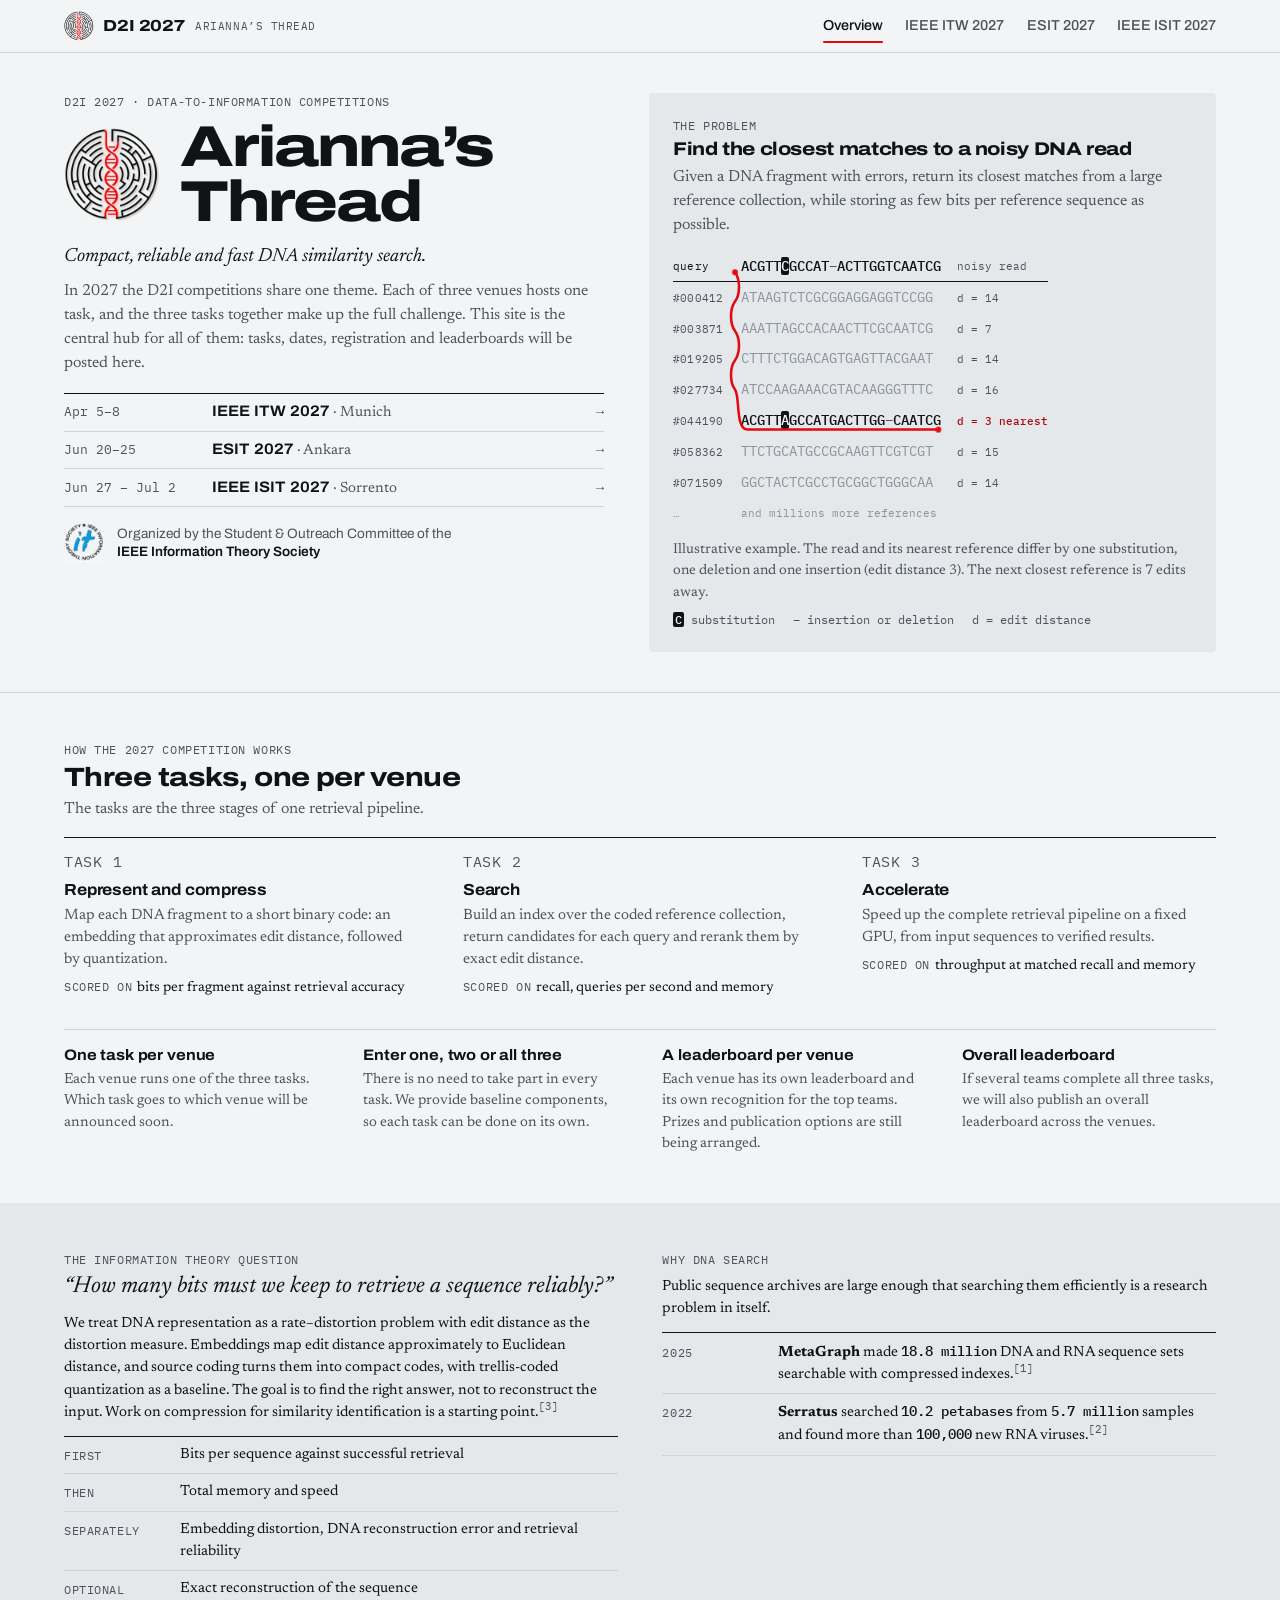
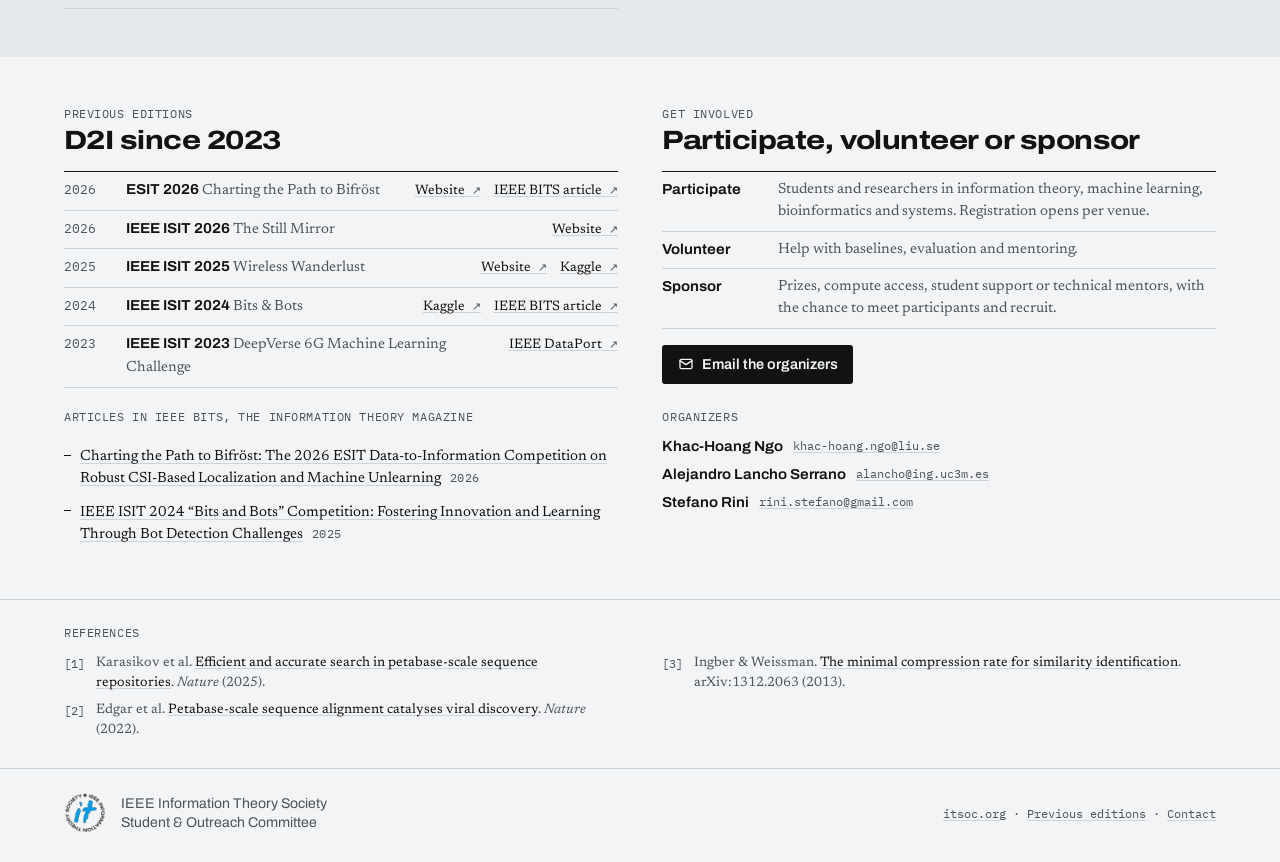
<file: index.html>
<!DOCTYPE html>
<html lang="en">
<head>
<meta charset="utf-8">
<meta name="viewport" content="width=device-width, initial-scale=1">
<title>Arianna’s Thread · D2I 2027</title>
<meta name="description" content="Arianna’s Thread, the 2027 Data-to-Information competitions of the IEEE Information Theory Society: compact, reliable and fast DNA similarity search. One task each at IEEE ITW 2027, ESIT 2027 and IEEE ISIT 2027.">
<link rel="canonical" href="https://data-to-information.github.io/d2i2027/">

<meta property="og:type" content="website">
<meta property="og:title" content="Arianna’s Thread · D2I 2027">
<meta property="og:description" content="Compact, reliable and fast DNA similarity search. One task each at IEEE ITW 2027, ESIT 2027 and IEEE ISIT 2027.">
<meta property="og:url" content="https://data-to-information.github.io/d2i2027/">
<meta property="og:image" content="https://data-to-information.github.io/d2i2027/assets/img/og.png">
<meta name="twitter:card" content="summary_large_image">

<link rel="icon" href="assets/icons/favicon-32.png" sizes="32x32" type="image/png">
<link rel="icon" href="assets/icons/favicon-16.png" sizes="16x16" type="image/png">
<link rel="apple-touch-icon" href="assets/icons/apple-touch-icon.png">
<meta name="theme-color" content="#F2F4F5">

<link rel="preload" href="assets/fonts/archivo-variable.woff2" as="font" type="font/woff2" crossorigin>
<link rel="preload" href="assets/fonts/ibm-plex-mono-400.woff2" as="font" type="font/woff2" crossorigin>
<link rel="stylesheet" href="assets/css/site.css">
</head>
<body>

<a class="skip-link" href="#main">Skip to content</a>

<svg width="0" height="0" style="position:absolute" aria-hidden="true" focusable="false">
  <defs>
    <symbol id="i-mail" viewBox="0 0 24 24" fill="none" stroke="currentColor" stroke-width="2" stroke-linecap="round" stroke-linejoin="round">
      <path d="M3 7a2 2 0 0 1 2 -2h14a2 2 0 0 1 2 2v10a2 2 0 0 1 -2 2h-14a2 2 0 0 1 -2 -2v-10"/><path d="M3 7l9 6l9 -6"/>
    </symbol>
  </defs>
</svg>

<header class="masthead">
  <div class="shell masthead__inner">
    <a class="wordmark" href="./">
      <img src="assets/img/logo-480.webp" alt="" width="30" height="30">
      D2I 2027 <small>Arianna’s Thread</small>
    </a>
    <nav class="nav" aria-label="Main">
      <a href="./" aria-current="page">Overview</a>
      <a href="itw/">IEEE ITW<span class="yr"> 2027</span></a>
      <a href="esit/">ESIT<span class="yr"> 2027</span></a>
      <a href="isit/">IEEE ISIT<span class="yr"> 2027</span></a>
    </nav>
  </div>
</header>

<main id="main">

  <!-- ===== Hero: what it is + the task in one picture =============== -->
  <section class="hero">
    <div class="shell hero__inner">
      <div>
        <p class="label">D2I 2027 · Data-to-Information competitions</p>
        <div class="title-row">
          <picture>
            <source srcset="assets/img/logo-480.webp" type="image/webp">
            <img src="assets/img/logo.png" width="800" height="800"
                 alt="Arianna’s Thread logo: a red DNA double helix running through a circular labyrinth">
          </picture>
          <h1 class="hero__title"><span>Arianna’s</span><span>Thread</span></h1>
        </div>
        <p class="hero__lede">Compact, reliable and fast DNA similarity search.</p>
        <p class="hero__text">In 2027 the D2I competitions share one theme. Each of three venues hosts one task, and the three tasks together make up the full challenge. This site is the central hub for all of them: tasks, dates, registration and leaderboards will be posted here.</p>

        <ul class="stops" aria-label="2027 venues, in date order">
          <li><a href="itw/">
            <span class="when">Apr 5–8</span>
            <span><span class="what">IEEE ITW 2027</span> <span class="where">· Munich</span></span>
            <span class="go" aria-hidden="true">→</span>
          </a></li>
          <li><a href="esit/">
            <span class="when">Jun 20–25</span>
            <span><span class="what">ESIT 2027</span> <span class="where">· Ankara</span></span>
            <span class="go" aria-hidden="true">→</span>
          </a></li>
          <li><a href="isit/">
            <span class="when">Jun 27 – Jul 2</span>
            <span><span class="what">IEEE ISIT 2027</span> <span class="where">· Sorrento</span></span>
            <span class="go" aria-hidden="true">→</span>
          </a></li>
        </ul>

        <a class="presenter" href="https://www.itsoc.org/">
          <img src="assets/img/partners/itsoc_logo.png" alt="" width="400" height="376">
          <span>Organized by the Student &amp; Outreach Committee of the<br><strong>IEEE Information Theory Society</strong></span>
        </a>
      </div>

      <div class="task-box" id="task">
        <div class="head">
          <p class="label">The problem</p>
          <h2>Find the closest matches to a noisy DNA read</h2>
          <p>Given a DNA fragment with errors, return its closest matches from a large reference collection, while storing as few bits per reference sequence as possible.</p>
        </div>

        <figure class="probe" aria-labelledby="probe-cap">
          <div class="probe__plot">
            <div class="probe__row probe__row--query">
              <span class="lab">query</span><span class="seq">ACGTT<span class="sub">C</span>GCCAT<span class="gap">–</span>ACTTGGTCAATCG</span><span class="d">noisy read</span>
            </div>
            <div class="probe__row probe__row--ref">
              <span class="lab">#000412</span><span class="seq">ATAAGTCTCGCGGAGGAGGTCCGG</span><span class="d">d = 14</span>
            </div>
            <div class="probe__row probe__row--ref">
              <span class="lab">#003871</span><span class="seq">AAATTAGCCACAACTTCGCAATCG</span><span class="d">d = 7</span>
            </div>
            <div class="probe__row probe__row--ref">
              <span class="lab">#019205</span><span class="seq">CTTTCTGGACAGTGAGTTACGAAT</span><span class="d">d = 14</span>
            </div>
            <div class="probe__row probe__row--ref">
              <span class="lab">#027734</span><span class="seq">ATCCAAGAAACGTACAAGGGTTTC</span><span class="d">d = 16</span>
            </div>
            <div class="probe__row probe__row--ref probe__row--match">
              <span class="lab">#044190</span><span class="seq">ACGTT<span class="sub">A</span>GCCATGACTTGG<span class="gap">–</span>CAATCG</span><span class="d">d = 3 nearest</span>
            </div>
            <div class="probe__row probe__row--ref">
              <span class="lab">#058362</span><span class="seq">TTCTGCATGCCGCAAGTTCGTCGT</span><span class="d">d = 15</span>
            </div>
            <div class="probe__row probe__row--ref">
              <span class="lab">#071509</span><span class="seq">GGCTACTCGCCTGCGGCTGGGCAA</span><span class="d">d = 14</span>
            </div>
            <div class="probe__row probe__row--more">
              <span class="lab">…</span><span class="seq">and millions more references</span>
            </div>

            <!-- The thread. Units: 10 per em (1ch = 6). Rows are 22 units tall.
                 Starts beside the query, weaves down the gutter, and underlines the match. -->
            <svg class="probe__thread" viewBox="0 0 201 198" aria-hidden="true" focusable="false">
              <path pathLength="1" d="M46.5 11 C50.5 16.5 50.5 27.5 46.5 33 S42.5 49.5 46.5 55 S50.5 71.5 46.5 77 S42.5 93.5 46.5 99 C50.5 104.5 46.5 129 56 129 L199 129"/>
              <circle class="start" cx="46.5" cy="11" r="2.2"/>
              <circle class="end" cx="199" cy="129" r="2.2"/>
            </svg>
          </div>

          <figcaption id="probe-cap">
            Illustrative example. The read and its nearest reference differ by one substitution, one deletion and one insertion (edit distance 3). The next closest reference is 7 edits away.
            <span class="key" aria-hidden="true">
              <span><span class="sub">C</span> substitution</span>
              <span><span class="gap">–</span> insertion or deletion</span>
              <span>d = edit distance</span>
            </span>
          </figcaption>
        </figure>
      </div>
    </div>
  </section>

  <!-- ===== How it works ============================================= -->
  <section class="section section--rule" id="how-it-works">
    <div class="shell">
      <div class="head">
        <p class="label">How the 2027 competition works</p>
        <h2>Three tasks, one per venue</h2>
        <p>The tasks are the three stages of one retrieval pipeline.</p>
      </div>

      <ol class="tasks cols-3">
        <li class="task">
          <p class="label">Task 1</p>
          <h3>Represent and compress</h3>
          <p>Map each DNA fragment to a short binary code: an embedding that approximates edit distance, followed by quantization.</p>
          <p class="measure"><b>Scored on</b>bits per fragment against retrieval accuracy</p>
        </li>
        <li class="task">
          <p class="label">Task 2</p>
          <h3>Search</h3>
          <p>Build an index over the coded reference collection, return candidates for each query and rerank them by exact edit distance.</p>
          <p class="measure"><b>Scored on</b>recall, queries per second and memory</p>
        </li>
        <li class="task">
          <p class="label">Task 3</p>
          <h3>Accelerate</h3>
          <p>Speed up the complete retrieval pipeline on a fixed GPU, from input sequences to verified results.</p>
          <p class="measure"><b>Scored on</b>throughput at matched recall and memory</p>
        </li>
      </ol>

      <ul class="rules cols-4">
        <li class="rule">
          <h3>One task per venue</h3>
          <p>Each venue runs one of the three tasks. Which task goes to which venue will be announced soon.</p>
        </li>
        <li class="rule">
          <h3>Enter one, two or all three</h3>
          <p>There is no need to take part in every task. We provide baseline components, so each task can be done on its own.</p>
        </li>
        <li class="rule">
          <h3>A leaderboard per venue</h3>
          <p>Each venue has its own leaderboard and its own recognition for the top teams. Prizes and publication options are still being arranged.</p>
        </li>
        <li class="rule">
          <h3>Overall leaderboard</h3>
          <p>If several teams complete all three tasks, we will also publish an overall leaderboard across the venues.</p>
        </li>
      </ul>

    </div>
  </section>

  <!-- ===== Theory + motivation ====================================== -->
  <section class="section section--wash">
    <div class="shell cols-2">
      <div id="information-theory">
        <p class="label">The information theory question</p>
        <p class="question">How many bits must we keep to retrieve a sequence reliably?</p>
        <p class="small">We treat DNA representation as a rate–distortion problem with edit distance as the distortion measure. Embeddings map edit distance approximately to Euclidean distance, and source coding turns them into compact codes, with trellis-coded quantization as a baseline. The goal is to find the right answer, not to reconstruct the input. Work on compression for similarity identification is a starting point.<a class="cite" href="#ref-3">[3]</a></p>
        <ul class="list" aria-label="What the benchmark compares">
          <li><span class="label">First</span><span>Bits per sequence against successful retrieval</span></li>
          <li><span class="label">Then</span><span>Total memory and speed</span></li>
          <li><span class="label">Separately</span><span>Embedding distortion, DNA reconstruction error and retrieval reliability</span></li>
          <li><span class="label">Optional</span><span>Exact reconstruction of the sequence</span></li>
        </ul>
      </div>

      <div id="why">
        <p class="label">Why DNA search</p>
        <p class="small" style="margin-top:.5rem">Public sequence archives are large enough that searching them efficiently is a research problem in itself.</p>
        <ul class="list">
          <li><span class="label">2025</span><span><strong>MetaGraph</strong> made <span class="num">18.8 million</span> DNA and RNA sequence sets searchable with compressed indexes.<a class="cite" href="#ref-1">[1]</a></span></li>
          <li><span class="label">2022</span><span><strong>Serratus</strong> searched <span class="num">10.2 petabases</span> from <span class="num">5.7 million</span> samples and found more than <span class="num">100,000</span> new RNA viruses.<a class="cite" href="#ref-2">[2]</a></span></li>
        </ul>
      </div>
    </div>
  </section>

  <!-- ===== Past editions + get involved ============================= -->
  <section class="section">
    <div class="shell cols-2">
      <div id="previous-editions">
        <div class="head">
          <p class="label">Previous editions</p>
          <h2>D2I since 2023</h2>
        </div>
        <ul class="editions">
          <li>
            <span class="yr">2026</span>
            <span class="name">ESIT 2026 <small>Charting the Path to Bifröst</small></span>
            <span class="links"><a class="ext" href="https://data-to-information.github.io/esit2026/">Website</a><a class="ext" href="https://ieeexplore.ieee.org/document/11740151">IEEE BITS article</a></span>
          </li>
          <li>
            <span class="yr">2026</span>
            <span class="name">IEEE ISIT 2026 <small>The Still Mirror</small></span>
            <span class="links"><a class="ext" href="https://data-to-information.github.io/isit2026/">Website</a></span>
          </li>
          <li>
            <span class="yr">2025</span>
            <span class="name">IEEE ISIT 2025 <small>Wireless Wanderlust</small></span>
            <span class="links"><a class="ext" href="https://2025.ieee-isit.org/wireless-wanderlust-competition">Website</a><a class="ext" href="https://www.kaggle.com/competitions/isit-2025-wireless-wanderlust">Kaggle</a></span>
          </li>
          <li>
            <span class="yr">2024</span>
            <span class="name">IEEE ISIT 2024 <small>Bits &amp; Bots</small></span>
            <span class="links"><a class="ext" href="https://www.kaggle.com/competitions/isit-2024-bits-and-bots/">Kaggle</a><a class="ext" href="https://ieeexplore.ieee.org/document/11072914">IEEE BITS article</a></span>
          </li>
          <li>
            <span class="yr">2023</span>
            <span class="name">IEEE ISIT 2023 <small>DeepVerse 6G Machine Learning Challenge</small></span>
            <span class="links"><a class="ext" href="https://ieee-dataport.org/competitions/deepverse-6g-machine-learning-challenge">IEEE DataPort</a></span>
          </li>
        </ul>

        <p class="label" style="margin-top:1.25rem">Articles in IEEE BITS, the Information Theory Magazine</p>
        <ul class="articles">
          <li><a href="https://ieeexplore.ieee.org/document/11740151">Charting the Path to Bifröst: The 2026 ESIT Data-to-Information Competition on Robust CSI-Based Localization and Machine Unlearning</a> <span class="status">2026</span></li>
          <li><a href="https://ieeexplore.ieee.org/document/11072914">IEEE ISIT 2024 “Bits and Bots” Competition: Fostering Innovation and Learning Through Bot Detection Challenges</a> <span class="status">2025</span></li>
        </ul>
      </div>

      <div id="get-involved">
        <div class="head">
          <p class="label">Get involved</p>
          <h2>Participate, volunteer or sponsor</h2>
        </div>
        <dl class="roles">
          <div><dt>Participate</dt><dd>Students and researchers in information theory, machine learning, bioinformatics and systems. Registration opens per venue.</dd></div>
          <div><dt>Volunteer</dt><dd>Help with baselines, evaluation and mentoring.</dd></div>
          <div><dt>Sponsor</dt><dd>Prizes, compute access, student support or technical mentors, with the chance to meet participants and recruit.</dd></div>
        </dl>
        <a class="cta" href="mailto:khac-hoang.ngo@liu.se,alancho@ing.uc3m.es,rini.stefano@gmail.com?subject=Arianna%E2%80%99s%20Thread%20(D2I%202027)">
          <svg aria-hidden="true" focusable="false"><use href="#i-mail"/></svg>Email the organizers</a>

        <p class="label" style="margin-top:1.5rem" id="organizers">Organizers</p>
        <ul class="people">
          <li><span class="who">Khac-Hoang Ngo</span><a href="mailto:khac-hoang.ngo@liu.se">khac-hoang.ngo@liu.se</a></li>
          <li><span class="who">Alejandro Lancho Serrano</span><a href="mailto:alancho@ing.uc3m.es">alancho@ing.uc3m.es</a></li>
          <li><span class="who">Stefano Rini</span><a href="mailto:rini.stefano@gmail.com">rini.stefano@gmail.com</a></li>
        </ul>
      </div>
    </div>
  </section>

  <section class="section section--rule" id="references" style="padding-block:1.5rem">
    <div class="shell">
      <p class="label">References</p>
      <ol class="refs">
        <li id="ref-1"><span>Karasikov et al. <a href="https://doi.org/10.1038/s41586-025-09603-w">Efficient and accurate search in petabase-scale sequence repositories</a>. <em>Nature</em> (2025).</span></li>
        <li id="ref-2"><span>Edgar et al. <a href="https://doi.org/10.1038/s41586-021-04332-2">Petabase-scale sequence alignment catalyses viral discovery</a>. <em>Nature</em> (2022).</span></li>
        <li id="ref-3"><span>Ingber &amp; Weissman. <a href="https://arxiv.org/abs/1312.2063">The minimal compression rate for similarity identification</a>. arXiv:1312.2063 (2013).</span></li>
      </ol>
    </div>
  </section>

</main>

<footer class="footer">
  <div class="shell footer__inner">
    <a class="footer__society" href="https://www.itsoc.org/">
      <img src="assets/img/partners/itsoc_logo.png" alt="IEEE Information Theory Society" width="400" height="376">
      <span>IEEE Information Theory Society<br>Student &amp; Outreach Committee</span>
    </a>
    <p class="footer__links"><a href="https://www.itsoc.org/">itsoc.org</a> · <a href="#previous-editions">Previous editions</a> · <a href="#get-involved">Contact</a></p>
  </div>
</footer>

</body>
</html>
</file>
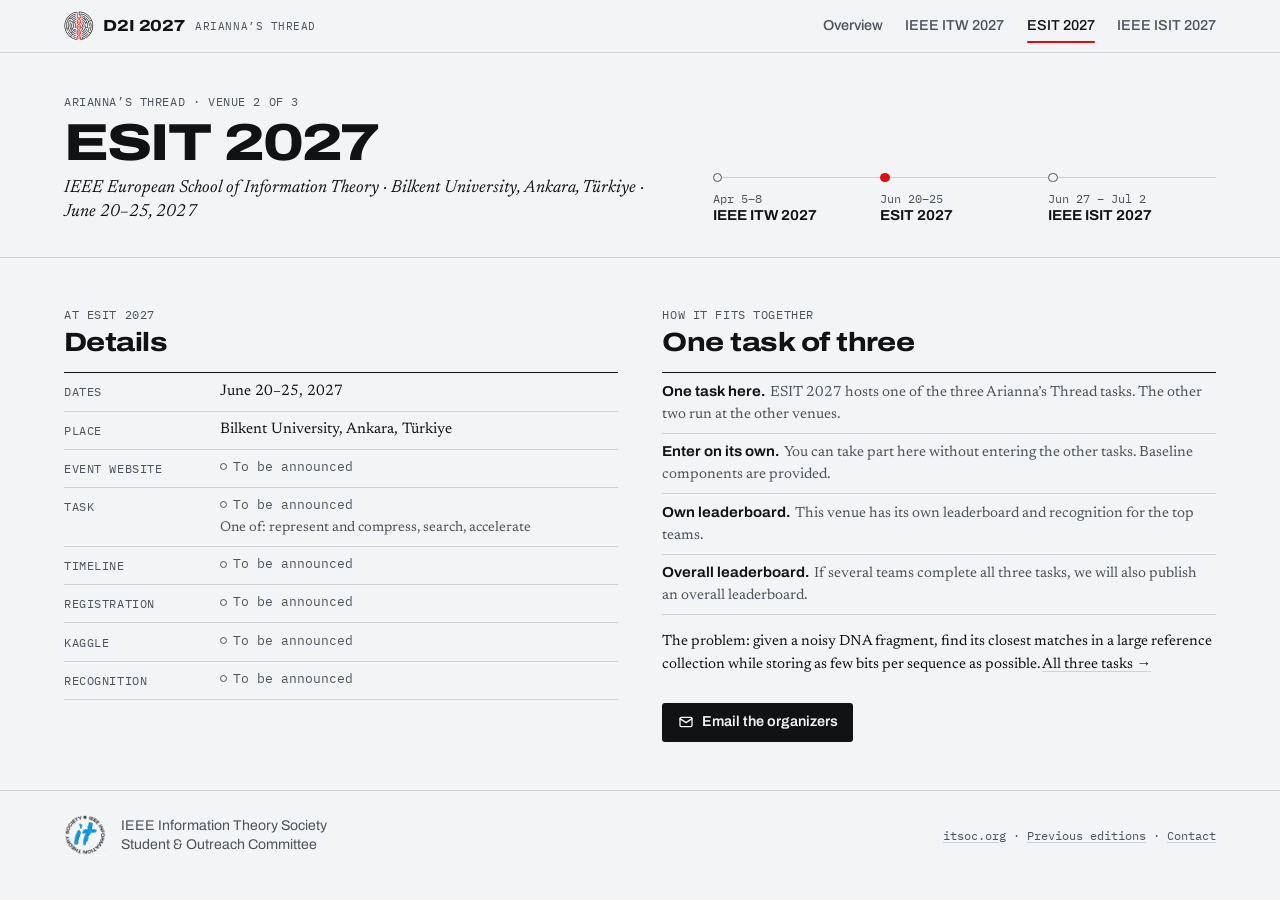
<file: esit/index.html>
<!DOCTYPE html>
<html lang="en">
<head>
<meta charset="utf-8">
<meta name="viewport" content="width=device-width, initial-scale=1">
<title>ESIT 2027 · Arianna’s Thread · D2I 2027</title>
<meta name="description" content="The D2I 2027 competition at ESIT 2027 (IEEE European School of Information Theory), Bilkent University, Ankara, Türkiye, June 20–25, 2027. Part of Arianna’s Thread: compact, reliable and fast DNA similarity search.">
<link rel="canonical" href="https://data-to-information.github.io/d2i2027/esit/">

<meta property="og:type" content="website">
<meta property="og:title" content="ESIT 2027 · Arianna’s Thread">
<meta property="og:description" content="D2I 2027 at ESIT 2027, Ankara, June 20–25, 2027.">
<meta property="og:url" content="https://data-to-information.github.io/d2i2027/esit/">
<meta property="og:image" content="https://data-to-information.github.io/d2i2027/assets/img/og.png">
<meta name="twitter:card" content="summary_large_image">

<link rel="icon" href="../assets/icons/favicon-32.png" sizes="32x32" type="image/png">
<link rel="icon" href="../assets/icons/favicon-16.png" sizes="16x16" type="image/png">
<link rel="apple-touch-icon" href="../assets/icons/apple-touch-icon.png">
<meta name="theme-color" content="#F2F4F5">

<link rel="preload" href="../assets/fonts/archivo-variable.woff2" as="font" type="font/woff2" crossorigin>
<link rel="stylesheet" href="../assets/css/site.css">
</head>
<body>

<a class="skip-link" href="#main">Skip to content</a>

<svg width="0" height="0" style="position:absolute" aria-hidden="true" focusable="false">
  <defs>
    <symbol id="i-ext" viewBox="0 0 24 24" fill="none" stroke="currentColor" stroke-width="2" stroke-linecap="round" stroke-linejoin="round">
      <path d="M12 6h-6a2 2 0 0 0 -2 2v10a2 2 0 0 0 2 2h10a2 2 0 0 0 2 -2v-6"/><path d="M11 13l9 -9"/><path d="M15 4h5v5"/>
    </symbol>
    <symbol id="i-mail" viewBox="0 0 24 24" fill="none" stroke="currentColor" stroke-width="2" stroke-linecap="round" stroke-linejoin="round">
      <path d="M3 7a2 2 0 0 1 2 -2h14a2 2 0 0 1 2 2v10a2 2 0 0 1 -2 2h-14a2 2 0 0 1 -2 -2v-10"/><path d="M3 7l9 6l9 -6"/>
    </symbol>
  </defs>
</svg>

<header class="masthead">
  <div class="shell masthead__inner">
    <a class="wordmark" href="../">
      <img src="../assets/img/logo-480.webp" alt="" width="30" height="30">
      D2I 2027 <small>Arianna’s Thread</small>
    </a>
    <nav class="nav" aria-label="Main">
      <a href="../">Overview</a>
      <a href="../itw/">IEEE ITW<span class="yr"> 2027</span></a>
      <a href="../esit/" aria-current="page">ESIT<span class="yr"> 2027</span></a>
      <a href="../isit/">IEEE ISIT<span class="yr"> 2027</span></a>
    </nav>
  </div>
</header>

<main id="main">

  <section class="venue-hero">
    <div class="shell venue-hero__inner">
      <div>
        <p class="label">Arianna’s Thread · venue 2 of 3</p>
        <h1 class="venue-hero__title">ESIT 2027</h1>
        <p class="venue-hero__sub">IEEE European School of Information Theory · Bilkent University, Ankara, Türkiye · June 20–25, 2027</p>
      </div>
      <ol class="route" aria-label="2027 venues, in date order">
        <li><a href="../itw/"><span class="when">Apr 5–8</span><span class="what">IEEE ITW 2027</span></a></li>
        <li aria-current="step"><a href="../esit/"><span class="when">Jun 20–25</span><span class="what">ESIT 2027</span></a></li>
        <li><a href="../isit/"><span class="when">Jun 27 – Jul 2</span><span class="what">IEEE ISIT 2027</span></a></li>
      </ol>
    </div>
  </section>

  <section class="section section--rule">
    <div class="shell cols-2">
      <div>
        <div class="head">
          <p class="label">At ESIT 2027</p>
          <h2>Details</h2>
        </div>
        <dl class="facts-table">
          <div><dt>Dates</dt><dd>June 20–25, 2027</dd></div>
          <div><dt>Place</dt><dd>Bilkent University, Ankara, Türkiye</dd></div>
          <div><dt>Event website</dt><dd><span class="tba">To be announced</span></dd></div>
          <div><dt>Task</dt><dd><span class="tba">To be announced</span><small>One of: represent and compress, search, accelerate</small></dd></div>
          <div><dt>Timeline</dt><dd><span class="tba">To be announced</span></dd></div>
          <div><dt>Registration</dt><dd><span class="tba">To be announced</span></dd></div>
          <div><dt>Kaggle</dt><dd><span class="tba">To be announced</span></dd></div>
          <div><dt>Recognition</dt><dd><span class="tba">To be announced</span></dd></div>
        </dl>
      </div>

      <div>
        <div class="head">
          <p class="label">How it fits together</p>
          <h2>One task of three</h2>
        </div>
        <ul class="rules-list">
          <li><strong>One task here.</strong>ESIT 2027 hosts one of the three Arianna’s Thread tasks. The other two run at the other venues.</li>
          <li><strong>Enter on its own.</strong>You can take part here without entering the other tasks. Baseline components are provided.</li>
          <li><strong>Own leaderboard.</strong>This venue has its own leaderboard and recognition for the top teams.</li>
          <li><strong>Overall leaderboard.</strong>If several teams complete all three tasks, we will also publish an overall leaderboard.</li>
        </ul>
        <p class="small" style="margin-top:1rem">The problem: given a noisy DNA fragment, find its closest matches in a large reference collection while storing as few bits per sequence as possible. <a href="../#how-it-works">All three tasks →</a></p>
        <a class="cta" href="mailto:khac-hoang.ngo@liu.se,alancho@ing.uc3m.es,rini.stefano@gmail.com?subject=Arianna%E2%80%99s%20Thread%20(esit)">
          <svg aria-hidden="true" focusable="false"><use href="#i-mail"/></svg>Email the organizers</a>
      </div>
    </div>
  </section>

</main>

<footer class="footer">
  <div class="shell footer__inner">
    <a class="footer__society" href="https://www.itsoc.org/">
      <img src="../assets/img/partners/itsoc_logo.png" alt="IEEE Information Theory Society" width="400" height="376">
      <span>IEEE Information Theory Society<br>Student &amp; Outreach Committee</span>
    </a>
    <p class="footer__links"><a href="https://www.itsoc.org/">itsoc.org</a> · <a href="../#previous-editions">Previous editions</a> · <a href="../#get-involved">Contact</a></p>
  </div>
</footer>

</body>
</html>
</file>
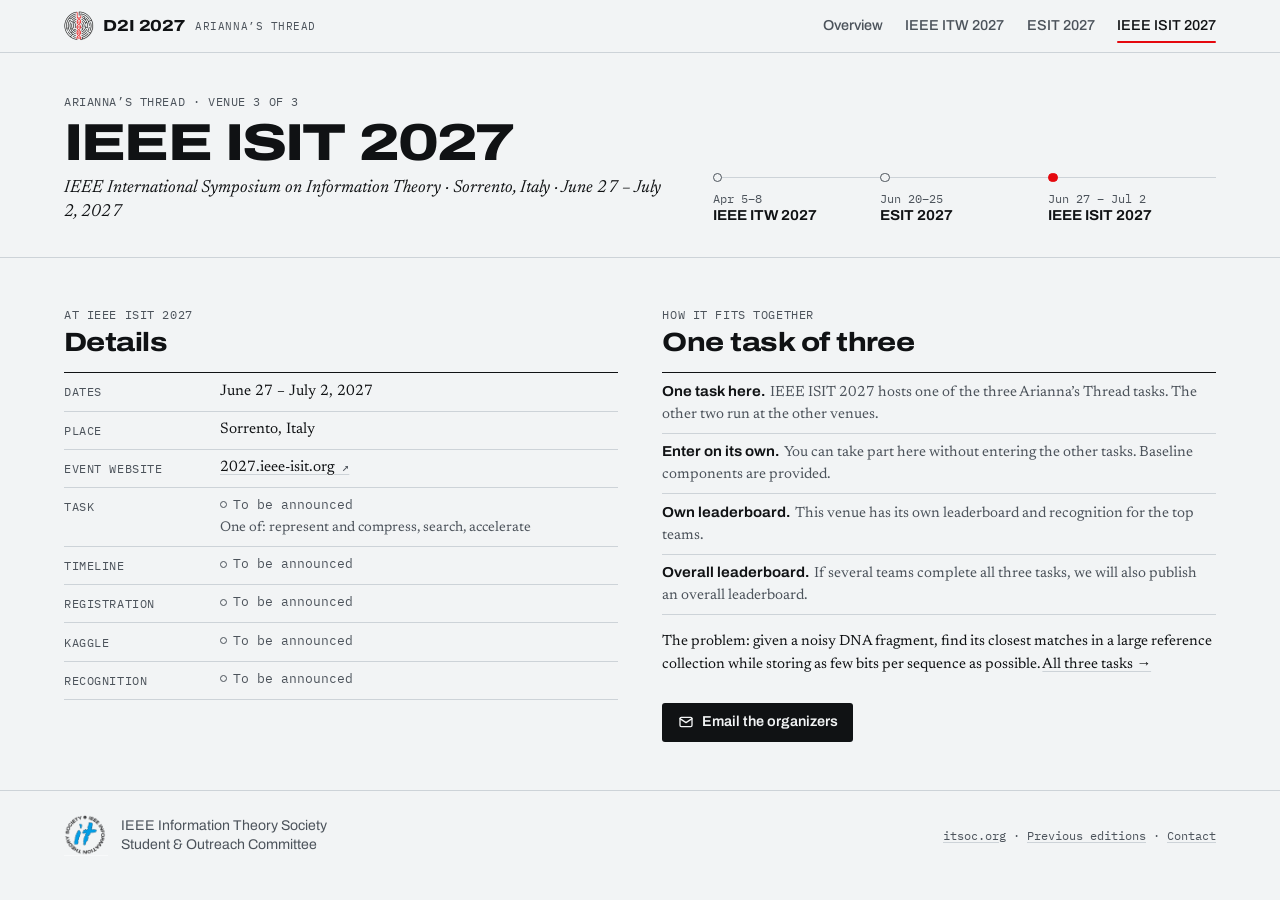
<file: isit/index.html>
<!DOCTYPE html>
<html lang="en">
<head>
<meta charset="utf-8">
<meta name="viewport" content="width=device-width, initial-scale=1">
<title>IEEE ISIT 2027 · Arianna’s Thread · D2I 2027</title>
<meta name="description" content="The D2I 2027 competition at IEEE ISIT 2027 (IEEE International Symposium on Information Theory), Sorrento, Italy, June 27 – July 2, 2027. Part of Arianna’s Thread: compact, reliable and fast DNA similarity search.">
<link rel="canonical" href="https://data-to-information.github.io/d2i2027/isit/">

<meta property="og:type" content="website">
<meta property="og:title" content="IEEE ISIT 2027 · Arianna’s Thread">
<meta property="og:description" content="D2I 2027 at IEEE ISIT 2027, Sorrento, June 27 – July 2, 2027.">
<meta property="og:url" content="https://data-to-information.github.io/d2i2027/isit/">
<meta property="og:image" content="https://data-to-information.github.io/d2i2027/assets/img/og.png">
<meta name="twitter:card" content="summary_large_image">

<link rel="icon" href="../assets/icons/favicon-32.png" sizes="32x32" type="image/png">
<link rel="icon" href="../assets/icons/favicon-16.png" sizes="16x16" type="image/png">
<link rel="apple-touch-icon" href="../assets/icons/apple-touch-icon.png">
<meta name="theme-color" content="#F2F4F5">

<link rel="preload" href="../assets/fonts/archivo-variable.woff2" as="font" type="font/woff2" crossorigin>
<link rel="stylesheet" href="../assets/css/site.css">
</head>
<body>

<a class="skip-link" href="#main">Skip to content</a>

<svg width="0" height="0" style="position:absolute" aria-hidden="true" focusable="false">
  <defs>
    <symbol id="i-ext" viewBox="0 0 24 24" fill="none" stroke="currentColor" stroke-width="2" stroke-linecap="round" stroke-linejoin="round">
      <path d="M12 6h-6a2 2 0 0 0 -2 2v10a2 2 0 0 0 2 2h10a2 2 0 0 0 2 -2v-6"/><path d="M11 13l9 -9"/><path d="M15 4h5v5"/>
    </symbol>
    <symbol id="i-mail" viewBox="0 0 24 24" fill="none" stroke="currentColor" stroke-width="2" stroke-linecap="round" stroke-linejoin="round">
      <path d="M3 7a2 2 0 0 1 2 -2h14a2 2 0 0 1 2 2v10a2 2 0 0 1 -2 2h-14a2 2 0 0 1 -2 -2v-10"/><path d="M3 7l9 6l9 -6"/>
    </symbol>
  </defs>
</svg>

<header class="masthead">
  <div class="shell masthead__inner">
    <a class="wordmark" href="../">
      <img src="../assets/img/logo-480.webp" alt="" width="30" height="30">
      D2I 2027 <small>Arianna’s Thread</small>
    </a>
    <nav class="nav" aria-label="Main">
      <a href="../">Overview</a>
      <a href="../itw/">IEEE ITW<span class="yr"> 2027</span></a>
      <a href="../esit/">ESIT<span class="yr"> 2027</span></a>
      <a href="../isit/" aria-current="page">IEEE ISIT<span class="yr"> 2027</span></a>
    </nav>
  </div>
</header>

<main id="main">

  <section class="venue-hero">
    <div class="shell venue-hero__inner">
      <div>
        <p class="label">Arianna’s Thread · venue 3 of 3</p>
        <h1 class="venue-hero__title">IEEE ISIT 2027</h1>
        <p class="venue-hero__sub">IEEE International Symposium on Information Theory · Sorrento, Italy · June 27 – July 2, 2027</p>
      </div>
      <ol class="route" aria-label="2027 venues, in date order">
        <li><a href="../itw/"><span class="when">Apr 5–8</span><span class="what">IEEE ITW 2027</span></a></li>
        <li><a href="../esit/"><span class="when">Jun 20–25</span><span class="what">ESIT 2027</span></a></li>
        <li aria-current="step"><a href="../isit/"><span class="when">Jun 27 – Jul 2</span><span class="what">IEEE ISIT 2027</span></a></li>
      </ol>
    </div>
  </section>

  <section class="section section--rule">
    <div class="shell cols-2">
      <div>
        <div class="head">
          <p class="label">At IEEE ISIT 2027</p>
          <h2>Details</h2>
        </div>
        <dl class="facts-table">
          <div><dt>Dates</dt><dd>June 27 – July 2, 2027</dd></div>
          <div><dt>Place</dt><dd>Sorrento, Italy</dd></div>
          <div><dt>Event website</dt><dd><a class="ext" href="https://2027.ieee-isit.org/">2027.ieee-isit.org</a></dd></div>
          <div><dt>Task</dt><dd><span class="tba">To be announced</span><small>One of: represent and compress, search, accelerate</small></dd></div>
          <div><dt>Timeline</dt><dd><span class="tba">To be announced</span></dd></div>
          <div><dt>Registration</dt><dd><span class="tba">To be announced</span></dd></div>
          <div><dt>Kaggle</dt><dd><span class="tba">To be announced</span></dd></div>
          <div><dt>Recognition</dt><dd><span class="tba">To be announced</span></dd></div>
        </dl>
      </div>

      <div>
        <div class="head">
          <p class="label">How it fits together</p>
          <h2>One task of three</h2>
        </div>
        <ul class="rules-list">
          <li><strong>One task here.</strong>IEEE ISIT 2027 hosts one of the three Arianna’s Thread tasks. The other two run at the other venues.</li>
          <li><strong>Enter on its own.</strong>You can take part here without entering the other tasks. Baseline components are provided.</li>
          <li><strong>Own leaderboard.</strong>This venue has its own leaderboard and recognition for the top teams.</li>
          <li><strong>Overall leaderboard.</strong>If several teams complete all three tasks, we will also publish an overall leaderboard.</li>
        </ul>
        <p class="small" style="margin-top:1rem">The problem: given a noisy DNA fragment, find its closest matches in a large reference collection while storing as few bits per sequence as possible. <a href="../#how-it-works">All three tasks →</a></p>
        <a class="cta" href="mailto:khac-hoang.ngo@liu.se,alancho@ing.uc3m.es,rini.stefano@gmail.com?subject=Arianna%E2%80%99s%20Thread%20(isit)">
          <svg aria-hidden="true" focusable="false"><use href="#i-mail"/></svg>Email the organizers</a>
      </div>
    </div>
  </section>

</main>

<footer class="footer">
  <div class="shell footer__inner">
    <a class="footer__society" href="https://www.itsoc.org/">
      <img src="../assets/img/partners/itsoc_logo.png" alt="IEEE Information Theory Society" width="400" height="376">
      <span>IEEE Information Theory Society<br>Student &amp; Outreach Committee</span>
    </a>
    <p class="footer__links"><a href="https://www.itsoc.org/">itsoc.org</a> · <a href="../#previous-editions">Previous editions</a> · <a href="../#get-involved">Contact</a></p>
  </div>
</footer>

</body>
</html>
</file>
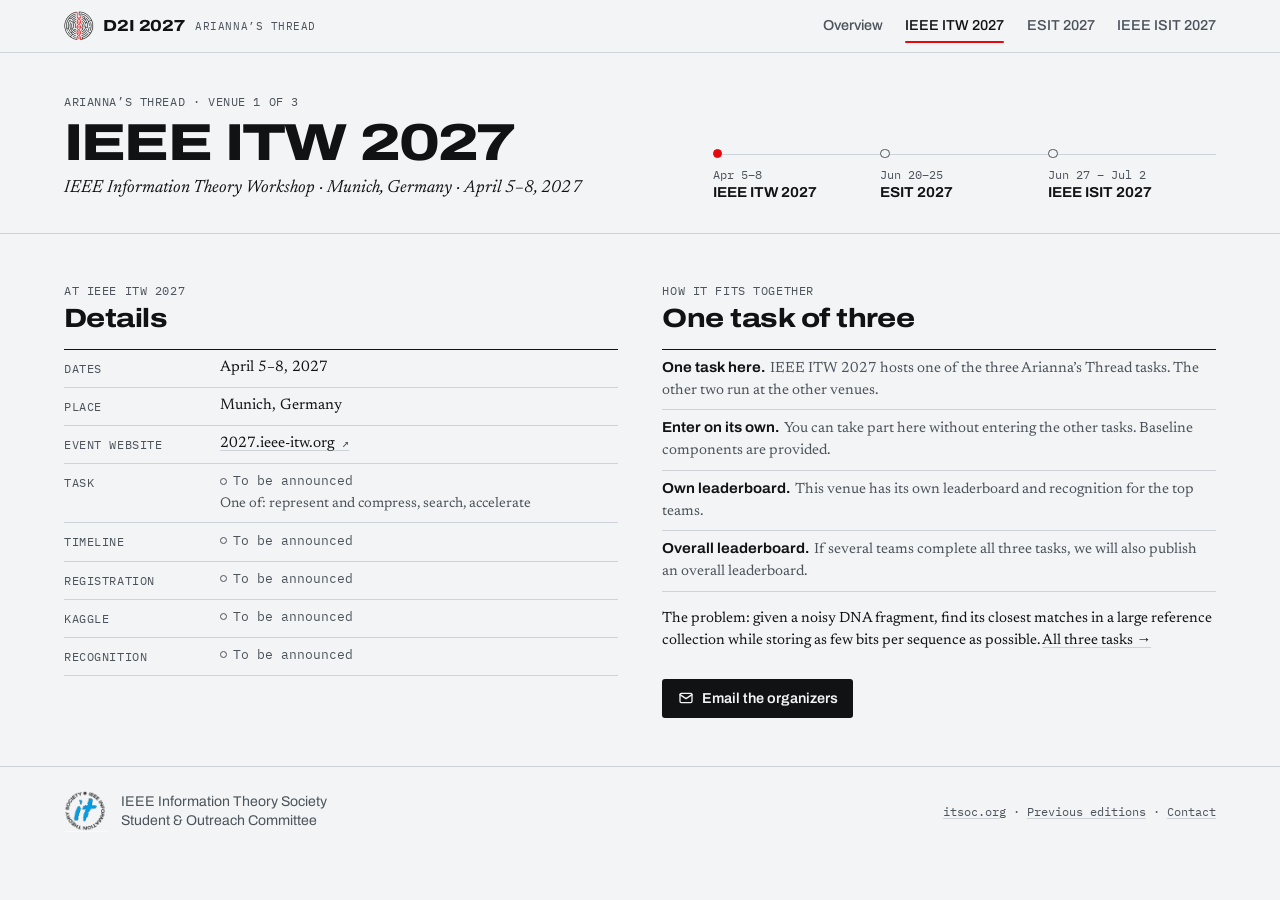
<file: itw/index.html>
<!DOCTYPE html>
<html lang="en">
<head>
<meta charset="utf-8">
<meta name="viewport" content="width=device-width, initial-scale=1">
<title>IEEE ITW 2027 · Arianna’s Thread · D2I 2027</title>
<meta name="description" content="The D2I 2027 competition at IEEE ITW 2027 (IEEE Information Theory Workshop), Munich, Germany, April 5–8, 2027. Part of Arianna’s Thread: compact, reliable and fast DNA similarity search.">
<link rel="canonical" href="https://data-to-information.github.io/d2i2027/itw/">

<meta property="og:type" content="website">
<meta property="og:title" content="IEEE ITW 2027 · Arianna’s Thread">
<meta property="og:description" content="D2I 2027 at IEEE ITW 2027, Munich, April 5–8, 2027.">
<meta property="og:url" content="https://data-to-information.github.io/d2i2027/itw/">
<meta property="og:image" content="https://data-to-information.github.io/d2i2027/assets/img/og.png">
<meta name="twitter:card" content="summary_large_image">

<link rel="icon" href="../assets/icons/favicon-32.png" sizes="32x32" type="image/png">
<link rel="icon" href="../assets/icons/favicon-16.png" sizes="16x16" type="image/png">
<link rel="apple-touch-icon" href="../assets/icons/apple-touch-icon.png">
<meta name="theme-color" content="#F2F4F5">

<link rel="preload" href="../assets/fonts/archivo-variable.woff2" as="font" type="font/woff2" crossorigin>
<link rel="stylesheet" href="../assets/css/site.css">
</head>
<body>

<a class="skip-link" href="#main">Skip to content</a>

<svg width="0" height="0" style="position:absolute" aria-hidden="true" focusable="false">
  <defs>
    <symbol id="i-ext" viewBox="0 0 24 24" fill="none" stroke="currentColor" stroke-width="2" stroke-linecap="round" stroke-linejoin="round">
      <path d="M12 6h-6a2 2 0 0 0 -2 2v10a2 2 0 0 0 2 2h10a2 2 0 0 0 2 -2v-6"/><path d="M11 13l9 -9"/><path d="M15 4h5v5"/>
    </symbol>
    <symbol id="i-mail" viewBox="0 0 24 24" fill="none" stroke="currentColor" stroke-width="2" stroke-linecap="round" stroke-linejoin="round">
      <path d="M3 7a2 2 0 0 1 2 -2h14a2 2 0 0 1 2 2v10a2 2 0 0 1 -2 2h-14a2 2 0 0 1 -2 -2v-10"/><path d="M3 7l9 6l9 -6"/>
    </symbol>
  </defs>
</svg>

<header class="masthead">
  <div class="shell masthead__inner">
    <a class="wordmark" href="../">
      <img src="../assets/img/logo-480.webp" alt="" width="30" height="30">
      D2I 2027 <small>Arianna’s Thread</small>
    </a>
    <nav class="nav" aria-label="Main">
      <a href="../">Overview</a>
      <a href="../itw/" aria-current="page">IEEE ITW<span class="yr"> 2027</span></a>
      <a href="../esit/">ESIT<span class="yr"> 2027</span></a>
      <a href="../isit/">IEEE ISIT<span class="yr"> 2027</span></a>
    </nav>
  </div>
</header>

<main id="main">

  <section class="venue-hero">
    <div class="shell venue-hero__inner">
      <div>
        <p class="label">Arianna’s Thread · venue 1 of 3</p>
        <h1 class="venue-hero__title">IEEE ITW 2027</h1>
        <p class="venue-hero__sub">IEEE Information Theory Workshop · Munich, Germany · April 5–8, 2027</p>
      </div>
      <ol class="route" aria-label="2027 venues, in date order">
        <li aria-current="step"><a href="../itw/"><span class="when">Apr 5–8</span><span class="what">IEEE ITW 2027</span></a></li>
        <li><a href="../esit/"><span class="when">Jun 20–25</span><span class="what">ESIT 2027</span></a></li>
        <li><a href="../isit/"><span class="when">Jun 27 – Jul 2</span><span class="what">IEEE ISIT 2027</span></a></li>
      </ol>
    </div>
  </section>

  <section class="section section--rule">
    <div class="shell cols-2">
      <div>
        <div class="head">
          <p class="label">At IEEE ITW 2027</p>
          <h2>Details</h2>
        </div>
        <dl class="facts-table">
          <div><dt>Dates</dt><dd>April 5–8, 2027</dd></div>
          <div><dt>Place</dt><dd>Munich, Germany</dd></div>
          <div><dt>Event website</dt><dd><a class="ext" href="https://2027.ieee-itw.org/">2027.ieee-itw.org</a></dd></div>
          <div><dt>Task</dt><dd><span class="tba">To be announced</span><small>One of: represent and compress, search, accelerate</small></dd></div>
          <div><dt>Timeline</dt><dd><span class="tba">To be announced</span></dd></div>
          <div><dt>Registration</dt><dd><span class="tba">To be announced</span></dd></div>
          <div><dt>Kaggle</dt><dd><span class="tba">To be announced</span></dd></div>
          <div><dt>Recognition</dt><dd><span class="tba">To be announced</span></dd></div>
        </dl>
      </div>

      <div>
        <div class="head">
          <p class="label">How it fits together</p>
          <h2>One task of three</h2>
        </div>
        <ul class="rules-list">
          <li><strong>One task here.</strong>IEEE ITW 2027 hosts one of the three Arianna’s Thread tasks. The other two run at the other venues.</li>
          <li><strong>Enter on its own.</strong>You can take part here without entering the other tasks. Baseline components are provided.</li>
          <li><strong>Own leaderboard.</strong>This venue has its own leaderboard and recognition for the top teams.</li>
          <li><strong>Overall leaderboard.</strong>If several teams complete all three tasks, we will also publish an overall leaderboard.</li>
        </ul>
        <p class="small" style="margin-top:1rem">The problem: given a noisy DNA fragment, find its closest matches in a large reference collection while storing as few bits per sequence as possible. <a href="../#how-it-works">All three tasks →</a></p>
        <a class="cta" href="mailto:khac-hoang.ngo@liu.se,alancho@ing.uc3m.es,rini.stefano@gmail.com?subject=Arianna%E2%80%99s%20Thread%20(itw)">
          <svg aria-hidden="true" focusable="false"><use href="#i-mail"/></svg>Email the organizers</a>
      </div>
    </div>
  </section>

</main>

<footer class="footer">
  <div class="shell footer__inner">
    <a class="footer__society" href="https://www.itsoc.org/">
      <img src="../assets/img/partners/itsoc_logo.png" alt="IEEE Information Theory Society" width="400" height="376">
      <span>IEEE Information Theory Society<br>Student &amp; Outreach Committee</span>
    </a>
    <p class="footer__links"><a href="https://www.itsoc.org/">itsoc.org</a> · <a href="../#previous-editions">Previous editions</a> · <a href="../#get-involved">Contact</a></p>
  </div>
</footer>

</body>
</html>
</file>
<file: assets/css/site.css>
/* ==========================================================================
   D2I 2027 — Arianna's Thread
   One stylesheet for every page. No framework, no build step.

   Tokens
     paper      #F2F4F5  page
     wash       #E4E8EB  band background
     ink        #101214  logo black: text, rules that matter
     graphite   #4C535B  secondary text
     mute       #8D949B  dimmed sequence letters (decorative only)
     rule       #CDD3D8  hairlines
     thread     #E5080E  the logo's red, used ONLY for the thread motif
     thread-ink #B00610  red when it must carry text

   Type
     Archivo (variable, wdth 62–125)  headings + interface
     Newsreader (variable, opsz)      reading text
     IBM Plex Mono                    sequences, dates, labels

   Density: 16px body, sections 2–3rem apart, content in 2–3 columns on
   desktop so a laptop screen shows several blocks at once.
   ========================================================================== */

@font-face {
  font-family: "Archivo";
  src: url("../fonts/archivo-variable.woff2") format("woff2-variations"),
       url("../fonts/archivo-variable.woff2") format("woff2");
  font-weight: 100 900;
  font-stretch: 62% 125%;
  font-display: swap;
}
@font-face {
  font-family: "Newsreader";
  src: url("../fonts/newsreader-variable.woff2") format("woff2");
  font-weight: 200 800;
  font-style: normal;
  font-display: swap;
}
@font-face {
  font-family: "Newsreader";
  src: url("../fonts/newsreader-variable-italic.woff2") format("woff2");
  font-weight: 200 800;
  font-style: italic;
  font-display: swap;
}
@font-face {
  font-family: "Plex Mono";
  src: url("../fonts/ibm-plex-mono-400.woff2") format("woff2");
  font-weight: 400;
  font-display: swap;
}
@font-face {
  font-family: "Plex Mono";
  src: url("../fonts/ibm-plex-mono-500.woff2") format("woff2");
  font-weight: 500;
  font-display: swap;
}

:root {
  --paper: #F2F4F5;
  --wash: #E4E8EB;
  --ink: #101214;
  --graphite: #4C535B;
  --mute: #8D949B;
  --rule: #CDD3D8;
  --thread: #E5080E;
  --thread-ink: #B00610;

  --display: "Archivo", "Helvetica Neue", Arial, sans-serif;
  --text: "Newsreader", Georgia, "Times New Roman", serif;
  --mono: "Plex Mono", ui-monospace, "SFMono-Regular", Menlo, monospace;

  --shell: 76rem;
  --gutter: clamp(1rem, 3.5vw, 2rem);
  --section: clamp(2rem, 4vw, 3rem);
  --col-gap: clamp(1.5rem, 3.5vw, 3rem);
}

*, *::before, *::after { box-sizing: border-box; }

html { -webkit-text-size-adjust: 100%; text-size-adjust: 100%; }

body {
  margin: 0;
  background: var(--paper);
  color: var(--ink);
  font-family: var(--text);
  font-size: 1rem;
  line-height: 1.5;
  font-optical-sizing: auto;
  -webkit-font-smoothing: antialiased;
  text-rendering: optimizeLegibility;
}

img { max-width: 100%; height: auto; display: block; }

::selection { background: var(--thread); color: #fff; }

a {
  color: inherit;
  text-decoration-line: underline;
  text-decoration-thickness: 1px;
  text-underline-offset: 0.18em;
  text-decoration-color: var(--rule);
  transition: text-decoration-color .15s ease;
}
a:hover { text-decoration-color: var(--ink); }

:focus-visible {
  outline: 2px solid var(--ink);
  outline-offset: 3px;
  border-radius: 2px;
}

.shell {
  width: 100%;
  max-width: var(--shell);
  margin-inline: auto;
  padding-inline: var(--gutter);
}

.skip-link {
  position: absolute; left: -999px; top: 0;
  background: var(--ink); color: var(--paper);
  padding: .5rem .75rem; z-index: 10;
  font-family: var(--display);
}
.skip-link:focus { left: .5rem; top: .5rem; }

/* ---------- type roles ---------------------------------------------------- */

.label {
  font-family: var(--mono);
  font-size: .72rem;
  letter-spacing: .05em;
  text-transform: uppercase;
  color: var(--graphite);
  margin: 0;
}

h1, h2, h3 {
  font-family: var(--display);
  font-weight: 760;
  font-stretch: 118%;
  letter-spacing: -0.02em;
  line-height: 1.05;
  margin: 0;
}
h2 { font-size: clamp(1.3rem, 1.1rem + .8vw, 1.65rem); }
h3 {
  font-size: 1rem;
  font-weight: 700;
  font-stretch: 108%;
  letter-spacing: -0.01em;
  line-height: 1.2;
}

p { margin: 0 0 .75em; }
p:last-child { margin-bottom: 0; }

.muted { color: var(--graphite); }
.small { font-size: .92rem; }

.ext::after { content: " ↗"; font-family: var(--mono); font-size: .8em; color: var(--graphite); }

/* ---------- masthead ------------------------------------------------------ */

.masthead {
  border-bottom: 1px solid var(--rule);
  background: var(--paper);
}
.masthead__inner {
  display: flex;
  align-items: center;
  justify-content: space-between;
  gap: .5rem 2rem;
  min-height: 3.25rem;
  flex-wrap: wrap;
}

.wordmark {
  display: inline-flex;
  align-items: center;
  gap: .55rem;
  text-decoration: none;
  font-family: var(--display);
  font-weight: 760;
  font-stretch: 118%;
  font-size: 1rem;
  letter-spacing: -0.01em;
}
.wordmark img { width: 1.9rem; height: 1.9rem; }
.wordmark small {
  font-family: var(--mono);
  font-weight: 400;
  font-size: .68rem;
  letter-spacing: .05em;
  color: var(--graphite);
  text-transform: uppercase;
  margin-left: .1rem;
}

.nav {
  display: flex;
  gap: .25rem 1.4rem;
  font-family: var(--display);
  font-size: .9rem;
  font-weight: 520;
  font-stretch: 100%;
}
.nav a {
  position: relative;
  text-decoration: none;
  color: var(--graphite);
  padding: .35rem 0;
  white-space: nowrap;
}
.nav a:hover,
.nav a[aria-current="page"] { color: var(--ink); }
/* the active tab carries a short length of the thread */
.nav a[aria-current="page"]::after {
  content: "";
  position: absolute;
  left: 0; right: 0; bottom: -.05rem;
  height: 2px;
  background: var(--thread);
  border-radius: 2px;
}

@media (max-width: 640px) {
  .masthead__inner { padding-block: .6rem; }
  .nav { width: 100%; justify-content: space-between; gap: .5rem; font-size: .88rem; }
  .nav .yr { display: none; }
  .wordmark small { display: none; }
}

/* ---------- sections + grids --------------------------------------------- */

.section { padding-block: var(--section); }
.section--wash { background: var(--wash); }
.section--rule { border-top: 1px solid var(--rule); }

.head { display: grid; gap: .35rem; margin-bottom: 1rem; }
.head p { margin: 0; color: var(--graphite); }

.cols-2 {
  display: grid;
  grid-template-columns: repeat(2, minmax(0, 1fr));
  gap: var(--col-gap);
  align-items: start;
}
.cols-3 {
  display: grid;
  grid-template-columns: repeat(3, minmax(0, 1fr));
  gap: var(--col-gap);
}
.cols-4 {
  display: grid;
  grid-template-columns: repeat(4, minmax(0, 1fr));
  gap: 1.25rem var(--col-gap);
}
@media (max-width: 960px) { .cols-4 { grid-template-columns: repeat(2, minmax(0, 1fr)); } }
@media (max-width: 860px) {
  .cols-2, .cols-3 { grid-template-columns: 1fr; }
}
@media (max-width: 540px) { .cols-4 { grid-template-columns: 1fr; } }

/* ---------- hero ---------------------------------------------------------- */

.hero { padding-block: clamp(1.5rem, 3.5vw, 2.5rem); }

.hero__inner {
  display: grid;
  grid-template-columns: minmax(0, 1fr) minmax(0, 1.05fr);
  gap: var(--col-gap);
  align-items: start;
}
@media (max-width: 960px) { .hero__inner { grid-template-columns: 1fr; } }

.title-row {
  display: flex;
  align-items: center;
  gap: clamp(.75rem, 2vw, 1.25rem);
  margin: .6rem 0 .9rem;
}
.title-row img { width: clamp(4.25rem, 8vw, 6rem); height: auto; flex: none; }
.hero__title {
  font-size: clamp(2.2rem, 1.3rem + 3.2vw, 3.6rem);
  font-weight: 800;
  font-stretch: 125%;
  letter-spacing: -0.035em;
  line-height: .95;
}
.hero__title span { display: block; }

.hero__lede {
  font-size: 1.2rem;
  line-height: 1.35;
  font-style: italic;
  font-weight: 400;
  margin-bottom: .6rem;
}
.hero__text { color: var(--graphite); max-width: 36rem; }

.presenter {
  display: flex;
  align-items: center;
  gap: .7rem;
  margin: 1rem 0 0;
  font-family: var(--display);
  font-stretch: 100%;
  font-size: .85rem;
  line-height: 1.3;
  color: var(--graphite);
  text-decoration: none;
  width: fit-content;
}
.presenter img { width: 2.6rem; height: auto; }
.presenter strong { color: var(--ink); font-weight: 620; }
.presenter:hover strong { text-decoration: underline; text-underline-offset: .2em; text-decoration-thickness: 1px; }

/* the three stops, in date order */
.stops {
  list-style: none;
  margin: 1.1rem 0 0;
  padding: 0;
  border-top: 1px solid var(--ink);
  max-width: 36rem;
}
.stops li { border-bottom: 1px solid var(--rule); }
.stops a {
  display: grid;
  grid-template-columns: 8.5rem 1fr auto;
  gap: .75rem;
  align-items: baseline;
  padding: .4rem 0;
  text-decoration: none;
}
.stops .when { font-family: var(--mono); font-size: .8rem; color: var(--graphite); }
.stops .what { font-family: var(--display); font-weight: 650; font-stretch: 108%; font-size: .95rem; }
.stops .where { color: var(--graphite); font-size: .92rem; }
.stops .go { font-family: var(--mono); font-size: .85rem; color: var(--graphite); transition: transform .15s ease; }
.stops a:hover .go { transform: translateX(3px); color: var(--ink); }
.stops a:hover .what { text-decoration: underline; text-decoration-thickness: 1px; text-underline-offset: .2em; }
@media (max-width: 480px) {
  .stops a { grid-template-columns: 1fr auto; gap: 0 1rem; }
  .stops .when { grid-column: 1 / -1; }
}

.task-box {
  background: var(--wash);
  border-radius: 4px;
  padding: clamp(1rem, 2.5vw, 1.5rem);
}
.task-box > .head { margin-bottom: .9rem; }
.task-box h2 { font-size: 1.15rem; }

/* ---------- signature: the probe figure ----------------------------------
   Geometry is in em so the SVG thread lines up with the mono text at any
   size.  Plex Mono advance = 0.6em  ->  1ch = 0.6em.
   Columns: label 7ch | gap 1.5ch | sequence 25ch | gap 2ch | distance
   Rows:    2.2em each, no gaps (the thread is drawn against this grid).
   -------------------------------------------------------------------------- */

.probe {
  margin: 0;
  font-family: var(--mono);
  font-size: min(.875rem, calc((100vw - 2 * var(--gutter) - 2rem) / 29));
}

.probe__plot { position: relative; width: max-content; max-width: 100%; }

.probe__row {
  display: grid;
  grid-template-columns: 7ch 1.5ch 25ch 2ch auto;
  height: 2.2em;
  align-items: center;
  white-space: pre;
}
.probe__row > .lab { grid-column: 1; color: var(--graphite); font-size: .82em; letter-spacing: .02em; }
.probe__row > .seq { grid-column: 3; }
.probe__row > .d   { grid-column: 5; color: var(--graphite); font-size: .82em; }

.probe__row--query { border-bottom: 1px solid var(--ink); }
.probe__row--query .seq { font-weight: 500; }
.probe__row--query .lab { color: var(--ink); }

.probe__row--more .lab,
.probe__row--more .seq { color: var(--mute); font-size: .82em; }

.probe .sub { background: var(--ink); color: var(--paper); border-radius: 2px; font-weight: 500; }
.probe .gap { color: var(--graphite); }

/* reference rows dim once the thread finds the match */
.probe__row--ref .seq { color: var(--ink); animation: dim .6s ease 1.7s forwards; }
.probe__row--match .seq { animation: none; font-weight: 500; }
.probe__row--match .d { color: var(--thread-ink); font-weight: 500; opacity: 0; animation: appear .5s ease 1.6s forwards; }
@keyframes dim    { to { color: var(--mute); } }
@keyframes appear { to { opacity: 1; } }

.probe__thread {
  position: absolute;
  left: 0; top: 0;
  width: 33.5ch;
  height: calc(2.2em * 9);
  overflow: visible;
  pointer-events: none;
}
.probe__thread path {
  fill: none;
  stroke: var(--thread);
  stroke-width: 1.9;
  stroke-linecap: round;
  stroke-linejoin: round;
  stroke-dasharray: 1;
  stroke-dashoffset: 1;
  animation: draw 1.6s cubic-bezier(.55,.1,.3,1) .25s forwards;
}
.probe__thread circle { fill: var(--thread); opacity: 0; animation: appear .2s ease forwards; }
.probe__thread .start { animation-delay: .15s; }
.probe__thread .end   { animation-delay: 1.8s; }
@keyframes draw { to { stroke-dashoffset: 0; } }

.probe figcaption {
  font-family: var(--text);
  font-size: .88rem;
  color: var(--graphite);
  margin-top: .75rem;
}
.probe figcaption .key {
  display: flex;
  flex-wrap: wrap;
  gap: .3rem 1.1rem;
  font-family: var(--mono);
  font-size: .72rem;
  margin-top: .45rem;
}
.probe figcaption .key .sub { padding: 0 .2em; }

@media (prefers-reduced-motion: reduce) {
  .probe__thread path { animation: none; stroke-dashoffset: 0; }
  .probe__thread circle { animation: none; opacity: 1; }
  .probe__row--ref .seq { animation: none; color: var(--mute); }
  .probe__row--match .d { animation: none; opacity: 1; }
}

/* ---------- tasks --------------------------------------------------------- */

.tasks {
  list-style: none;
  margin: 0;
  padding: 0;
  border-top: 1px solid var(--ink);
}
.task { padding-top: .8rem; }
.task h3 { margin: .25rem 0 .35rem; }
.task p { font-size: .93rem; color: var(--graphite); margin-bottom: .4rem; }
.task .measure { font-size: .88rem; color: var(--ink); }
.task .measure b { font-family: var(--mono); font-weight: 400; font-size: .72rem; letter-spacing: .05em; text-transform: uppercase; color: var(--graphite); margin-right: .3rem; }
@media (max-width: 860px) {
  .tasks { border-top: 0; gap: 0; }
  .task { border-top: 1px solid var(--rule); padding-block: .8rem; }
  .task:first-child { border-top-color: var(--ink); }
}

/* participation rules */
.rules {
  list-style: none;
  margin: 1.5rem 0 0;
  padding: 1rem 0 0;
  border-top: 1px solid var(--rule);
}
.rule h3 { font-size: .95rem; margin-bottom: .25rem; }
.rule p { font-size: .9rem; color: var(--graphite); margin: 0; }
.rule h3 .mark { color: var(--thread); margin-right: .35rem; font-family: var(--mono); font-weight: 500; }

.draft {
  margin-top: 1.25rem;
  font-size: .88rem;
  color: var(--graphite);
}
.draft .label { display: inline; margin-right: .5rem; }

/* ---------- information theory + evidence -------------------------------- */

.question {
  margin: .25rem 0 .75rem;
  font-family: var(--text);
  font-style: italic;
  font-weight: 400;
  font-size: clamp(1.2rem, 1.05rem + .6vw, 1.45rem);
  line-height: 1.25;
}
.question::before { content: "“"; }
.question::after  { content: "”"; }

.list {
  list-style: none;
  margin: .75rem 0 0;
  padding: 0;
  border-top: 1px solid var(--ink);
  font-size: .92rem;
}
.list li {
  display: grid;
  grid-template-columns: 6.5rem 1fr;
  gap: .75rem;
  padding: .45rem 0;
  border-bottom: 1px solid var(--rule);
}
.list li > .label { padding-top: .25em; }
.list .num { font-family: var(--mono); font-weight: 500; font-size: .92em; white-space: nowrap; }

.cite { font-family: var(--mono); font-size: .72em; text-decoration: none; color: var(--graphite); vertical-align: super; line-height: 0; }

/* ---------- previous editions -------------------------------------------- */

.editions {
  list-style: none;
  margin: 0;
  padding: 0;
  border-top: 1px solid var(--ink);
  font-size: .92rem;
}
.editions li {
  display: grid;
  grid-template-columns: 3rem minmax(0, 1fr) auto;
  gap: .25rem .9rem;
  align-items: baseline;
  padding: .45rem 0;
  border-bottom: 1px solid var(--rule);
}
.editions .yr { font-family: var(--mono); font-size: .8rem; color: var(--graphite); }
.editions .name { font-family: var(--display); font-weight: 650; font-stretch: 105%; font-size: .9rem; }
.editions .name small { font-family: var(--text); font-weight: 400; font-stretch: 100%; font-size: .92rem; color: var(--graphite); }
.editions .links { display: flex; gap: .2rem .8rem; flex-wrap: wrap; justify-content: flex-end; font-size: .85rem; }
@media (max-width: 560px) {
  .editions li { grid-template-columns: 3rem 1fr; }
  .editions .links { grid-column: 2; justify-content: flex-start; }
}

.articles { margin: 1rem 0 0; padding: 0; list-style: none; font-size: .92rem; }
.articles li { padding: .35rem 0 .35rem 1rem; position: relative; }
.articles li::before { content: ""; position: absolute; left: 0; top: .95em; width: .45rem; height: 1px; background: var(--ink); }
.articles .status { font-family: var(--mono); font-size: .72rem; letter-spacing: .04em; text-transform: uppercase; color: var(--graphite); margin-left: .35rem; }

/* ---------- get involved -------------------------------------------------- */

.roles { margin: 0; border-top: 1px solid var(--ink); font-size: .92rem; }
.roles > div {
  display: grid;
  grid-template-columns: 6.5rem 1fr;
  gap: .75rem;
  padding: .45rem 0;
  border-bottom: 1px solid var(--rule);
}
.roles dt { font-family: var(--display); font-weight: 650; font-stretch: 105%; font-size: .9rem; }
.roles dd { margin: 0; color: var(--graphite); }

.people { list-style: none; margin: .5rem 0 0; padding: 0; font-size: .92rem; }
.people li { display: flex; flex-wrap: wrap; gap: 0 .6rem; padding: .2rem 0; }
.people .who { font-family: var(--display); font-weight: 620; font-stretch: 105%; font-size: .9rem; }
.people a { font-family: var(--mono); font-size: .78rem; color: var(--graphite); }

.cta {
  display: inline-flex;
  align-items: center;
  gap: .5rem;
  margin-top: 1rem;
  padding: .55rem .95rem;
  background: var(--ink);
  color: var(--paper);
  font-family: var(--display);
  font-weight: 600;
  font-size: .9rem;
  text-decoration: none;
  border-radius: 3px;
  transition: background .15s ease;
}
.cta:hover { background: #2a2e33; color: var(--paper); }
.cta svg { width: 1rem; height: 1rem; }

/* ---------- references ---------------------------------------------------- */

.refs {
  margin: .5rem 0 0;
  padding: 0;
  list-style: none;
  font-size: .85rem;
  color: var(--graphite);
  counter-reset: ref;
  columns: 2 22rem;
  column-gap: var(--col-gap);
}
.refs li {
  display: grid;
  grid-template-columns: 2rem 1fr;
  padding: .2rem 0;
  break-inside: avoid;
  scroll-margin-top: 2rem;
}
.refs li::before {
  counter-increment: ref;
  content: "[" counter(ref) "]";
  font-family: var(--mono);
  font-size: .75rem;
  padding-top: .15em;
}
.refs li:target { background: var(--wash); }
.refs a { color: var(--ink); }

/* ---------- venue pages --------------------------------------------------- */

.venue-hero { padding-block: clamp(1.5rem, 3.5vw, 2.5rem) clamp(1.25rem, 3vw, 2rem); }
.venue-hero__inner {
  display: grid;
  grid-template-columns: minmax(0, 1.2fr) minmax(0, 1fr);
  gap: var(--col-gap);
  align-items: end;
}
@media (max-width: 860px) { .venue-hero__inner { grid-template-columns: 1fr; } }
.venue-hero__title {
  font-size: clamp(2rem, 1.3rem + 2.8vw, 3.25rem);
  font-weight: 800;
  font-stretch: 125%;
  letter-spacing: -0.035em;
  line-height: .95;
  margin: .5rem 0 .6rem;
}
.venue-hero__sub {
  font-size: 1.1rem;
  font-style: italic;
  line-height: 1.35;
  margin: 0;
}

.facts-table { margin: 0; border-top: 1px solid var(--ink); font-size: .95rem; }
.facts-table > div {
  display: grid;
  grid-template-columns: 9rem 1fr;
  gap: .75rem;
  padding: .45rem 0;
  border-bottom: 1px solid var(--rule);
}
.facts-table dt { font-family: var(--mono); font-size: .72rem; text-transform: uppercase; letter-spacing: .05em; color: var(--graphite); padding-top: .25em; }
.facts-table dd { margin: 0; }
.facts-table dd small { display: block; color: var(--graphite); font-size: .88rem; }

.tba { font-family: var(--mono); font-size: .8rem; color: var(--graphite); }
.tba::before {
  content: "";
  display: inline-block;
  width: .55em; height: .55em;
  border: 1px solid var(--graphite);
  border-radius: 50%;
  margin-right: .5em;
  vertical-align: .05em;
}

.rules-list { list-style: none; margin: 0; padding: 0; border-top: 1px solid var(--ink); font-size: .92rem; }
.rules-list li { padding: .45rem 0; border-bottom: 1px solid var(--rule); color: var(--graphite); }
.rules-list strong { color: var(--ink); font-family: var(--display); font-weight: 650; font-stretch: 105%; font-size: .9rem; margin-right: .3rem; }

/* where this stop sits on the route */
.route {
  display: grid;
  grid-template-columns: repeat(3, minmax(0, 1fr));
  margin: 0;
  padding: 0;
  list-style: none;
  position: relative;
}
.route::before {
  content: "";
  position: absolute;
  left: .3rem; right: 0; top: .3rem;
  height: 1px;
  background: var(--rule);
}
.route li { position: relative; padding-top: 1.1rem; padding-right: .75rem; }
.route li::before {
  content: "";
  position: absolute;
  left: 0; top: 0;
  width: .6rem; height: .6rem;
  border-radius: 50%;
  background: var(--paper);
  border: 1px solid var(--graphite);
}
.route li[aria-current="step"]::before { background: var(--thread); border-color: var(--thread); }
.route a { text-decoration: none; display: block; }
.route .when { font-family: var(--mono); font-size: .72rem; color: var(--graphite); display: block; white-space: nowrap; }
.route .what { font-family: var(--display); font-weight: 650; font-stretch: 105%; font-size: .9rem; display: block; line-height: 1.2; }
.route a:hover .what { text-decoration: underline; text-underline-offset: .2em; text-decoration-thickness: 1px; }

/* ---------- footer -------------------------------------------------------- */

.footer {
  border-top: 1px solid var(--rule);
  padding-block: 1.5rem 1.75rem;
  font-size: .88rem;
  color: var(--graphite);
}
.footer__inner {
  display: flex;
  flex-wrap: wrap;
  justify-content: space-between;
  align-items: center;
  gap: 1rem 2rem;
}
.footer__society { display: flex; align-items: center; gap: .8rem; text-decoration: none; }
.footer__society img { width: 2.75rem; height: auto; }
.footer__society span { font-family: var(--display); font-stretch: 100%; line-height: 1.3; }
.footer__society:hover span { color: var(--ink); text-decoration: underline; text-underline-offset: .2em; }
.footer__links { font-family: var(--mono); font-size: .75rem; margin: 0; }
.footer__links a { color: var(--graphite); }
</file>
